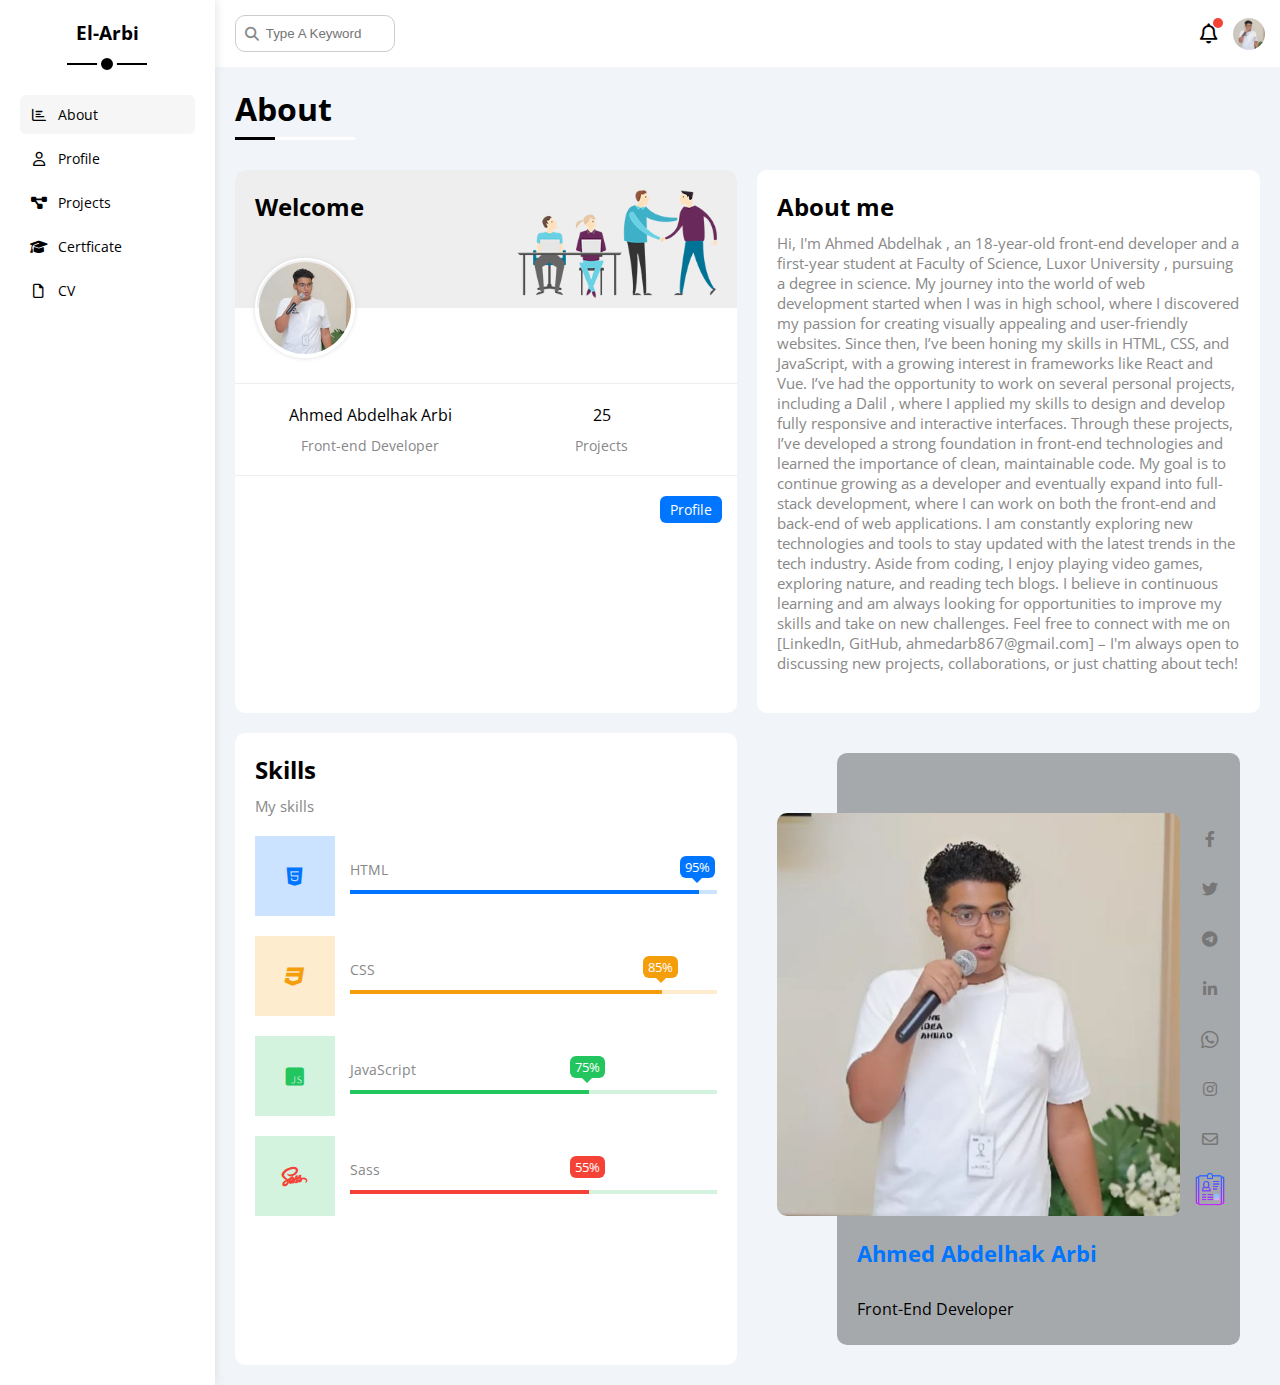
<file: index.html>
<!DOCTYPE html>
<html lang="en">
  <head>
    <meta charset="UTF-8" />
    <meta http-equiv="X-UA-Compatible" content="IE=edge" />
    <meta name="viewport" content="width=device-width, initial-scale=1.0" />
    <title>Dashboard</title>
    <link rel="stylesheet" href="css/all.min.css" />
    <link rel="stylesheet" href="css/framework.css" />
    <link rel="stylesheet" href="css/master.css" />
    <link rel="preconnect" href="https://fonts.googleapis.com" />
    <link rel="preconnect" href="https://fonts.gstatic.com" crossorigin />
    <link
      href="https://fonts.googleapis.com/css2?family=Open+Sans:wght@300;500&display=swap"
      rel="stylesheet"
    />
  </head>
  <body>
    <div class="page d-flex">
      <div class="sidebar bg-white p-20 p-relative">
        <h3 class="p-relative txt-c mt-0">El-Arbi</h3>
        <ul>
          <li>
            <a
              class="active d-flex align-center fs-14 c-black rad-6 p-10"
              href="index.html"
            >
              <i class="fa-regular fa-chart-bar fa-fw"></i>
              <span>About</span>
            </a>
          </li>
          <li>
            <a
              class="d-flex align-center fs-14 c-black rad-6 p-10"
              href="profile.html"
            >
              <i class="fa-regular fa-user fa-fw"></i>
              <span>Profile</span>
            </a>
          </li>
          <li>
            <a
              class="d-flex align-center fs-14 c-black rad-6 p-10"
              href="projects.html"
            >
              <i class="fa-solid fa-diagram-project fa-fw"></i>
              <span>Projects</span>
            </a>
          </li>
          <li>
            <a
              class="d-flex align-center fs-14 c-black rad-6 p-10"
              href="courses.html"
            >
              <i class="fa-solid fa-graduation-cap fa-fw"></i>
              <span>Certficate</span>
            </a>
          </li>
          <li>
            <a
              class="d-flex align-center fs-14 c-black rad-6 p-10"
              href="files.html"
            >
              <i class="fa-regular fa-file fa-fw"></i>
              <span>CV</span>
            </a>
          </li>
        </ul>
      </div>
      <div class="content w-full">
        <!-- Start Head -->
        <div class="head bg-white p-15 between-flex">
          <div class="search p-relative">
            <input class="p-10" type="search" placeholder="Type A Keyword" />
          </div>
          <div class="icons d-flex align-center">
            <span class="notification p-relative">
              <i class="fa-regular fa-bell fa-lg"></i>
            </span>
            <img src="imgs/personal-photo.jpg" alt="personal-photo" />
          </div>
        </div>
        <!-- End Head -->
        <h1 class="p-relative">About</h1>
        <div class="wrapper d-grid gap-20">
          <!-- Start Welcome Widget -->
          <div class="welcome bg-white rad-10 txt-c-mobile block-mobile">
            <div class="intro p-20 d-flex space-between bg-eee">
              <div>
                <h2 class="m-0">Welcome</h2>
                <p class="c-grey mt-5"></p>
              </div>
              <img class="hide-mobile" src="imgs/welcome.png" alt="" />
            </div>
            <img
              src="imgs/personal-photo.jpg"
              alt="personal-photo"
              class="avatar"
            />
            <div class="body txt-c d-flex p-20 mt-20 mb-20 block-mobile">
              <div>
                Ahmed Abdelhak Arbi
                <span class="d-block c-grey fs-14 mt-10"
                  >Front-end Developer</span
                >
              </div>
              <div>
                25 <span class="d-block c-grey fs-14 mt-10">Projects</span>
              </div>
              <!-- <div>$8500 <span class="d-block c-grey fs-14 mt-10">Earned</span></div> -->
            </div>
            <a
              href="profile.html"
              class="visit d-block fs-14 bg-blue c-white w-fit btn-shape"
              >Profile</a
            >
          </div>
          <!-- End Welcome Widget -->
          <!-- Start Quick Draft Widget -->
          <div class="quick-draft p-20 bg-white rad-10">
            <h2 class="mt-0 mb-10">About me</h2>
            <p class="mt-0 mb-20 c-grey fs-15">
              Hi, I'm Ahmed Abdelhak , an 18-year-old front-end developer and a
              first-year student at Faculty of Science, Luxor University ,
              pursuing a degree in science. My journey into the world of web
              development started when I was in high school, where I discovered
              my passion for creating visually appealing and user-friendly
              websites. Since then, I’ve been honing my skills in HTML, CSS, and
              JavaScript, with a growing interest in frameworks like React and
              Vue. I’ve had the opportunity to work on several personal
              projects, including a Dalil , where I applied my skills to design
              and develop fully responsive and interactive interfaces. Through
              these projects, I’ve developed a strong foundation in front-end
              technologies and learned the importance of clean, maintainable
              code. My goal is to continue growing as a developer and eventually
              expand into full-stack development, where I can work on both the
              front-end and back-end of web applications. I am constantly
              exploring new technologies and tools to stay updated with the
              latest trends in the tech industry. Aside from coding, I enjoy
              playing video games, exploring nature, and reading tech blogs. I
              believe in continuous learning and am always looking for
              opportunities to improve my skills and take on new challenges.
              Feel free to connect with me on [LinkedIn, GitHub,
              ahmedarb867@gmail.com] – I'm always open to discussing new
              projects, collaborations, or just chatting about tech!
            </p>
          </div>
          <!-- End Quick Draft Widget -->
          <!-- Start Targets Widget -->
          <div class="targets p-20 bg-white rad-10">
            <h2 class="mt-0 mb-10">Skills</h2>
            <p class="mt-0 mb-20 c-grey fs-15">My skills</p>
            <div class="target-row mb-20 blue center-flex">
              <div class="icon center-flex">
                <i class="fa-solid fa-brands fa-html5 fa-lg c-blue"></i>
              </div>
              <div class="details">
                <span class="fs-14 c-grey">HTML</span>
                <span class="d-block mt-5 mb-10 fw-bold"></span>
                <div class="progress p-relative">
                  <span class="bg-blue blue" style="width: 95%;">
                    <span class="bg-blue">95%</span>
                  </span>
                </div>
              </div>
            </div>
            <div class="target-row mb-20 center-flex orange">
              <div class="icon center-flex">
                <i class="fa-solid fa-brands fa-css3 fa-lg c-orange"></i>
              </div>
              <div class="details">
                <span class="fs-14 c-grey">CSS</span>
                <span class="d-block mt-5 mb-10 fw-bold"></span>
                <div class="progress p-relative">
                  <span class="bg-orange orange" style="width: 85%;">
                    <span class="bg-orange">85%</span>
                  </span>
                </div>
              </div>
            </div>
            <div class="target-row mb-20 center-flex green">
              <div class="icon center-flex">
                <i class="fa-solid fa-brands fa-square-js fa-lg c-green"></i>
              </div>
              <div class="details">
                <span class="fs-14 c-grey">JavaScript</span>
                <span class="d-block mt-5 mb-10 fw-bold"></span>
                <div class="progress p-relative">
                  <span class="bg-green green" style="width: 65%;">
                    <span class="bg-green">75%</span>
                  </span>
                </div>
              </div>
            </div>
            <div class="target-row mb-20 center-flex green">
              <div class="icon center-flex">
                <i class="fa-solid fa-brands fa-sass fa-lg c-red"></i>
              </div>
              <div class="details">
                <span class="fs-14 c-grey">Sass</span>
                <span class="d-block mt-5 mb-10 fw-bold"></span>
                <div class="progress p-relative">
                  <span class="bg-red" style="width: 65%;">
                    <span class="bg-red">55%</span>
                  </span>
                </div>
              </div>
            </div>
          </div>
          <!-- End Targets Widget -->
          <div class="team" id="team">
            <div class="courses-page d-grid m-20 gap-20">
              <div class="box">
                <div class="data">
                  <img
                    src="imgs/personal-photo.jpg"
                    alt="Ahmed Abdelhak Photo"
                  />
                  <div class="social">
                    <a
                      href="https://www.facebook.com/profile.php?id=100078849676342"
                      ><i class="facebook fab fa-facebook-f"></i
                    ></a>
                    <a href="https://twitter.com/ahmedar99144481"
                      ><i class="twitter fab fa-twitter"></i
                    ></a>
                    <a href="https://msng.link/o?AhmedAbdelhakArbi=tg"
                      ><i class="twitter fab fa-telegram"></i
                    ></a>
                    <a href="https://www.linkedin.com/in/ahmed-arbi-a7662b258/"
                      ><i class="linkedin fab fa-linkedin-in"></i
                    ></a>
                    <a href="https://wa.me/+201503013181"
                      ><i class="whatsapp fa-brands fa-whatsapp fa-lg"></i
                    ></a>
                    <a href="https://www.instagram.com/ahmed_abdelhak_200644/"
                      ><i class="gmail fa-brands fa-instagram"></i
                    ></a>
                    <a href="mailto:ahmedarb867@gmail.com"
                      ><i class="gmail fa-regular fa-envelope"></i
                    ></a>
                    <a
                      href="https://ahmed200644.github.io/Ahmed-Abdelhak-Arby-Portfolio/"
                      ><img
                        class="portfolio"
                        style="position: absolute; z-index: 5; width: 40px;"
                        src="[data-uri]"
                    /></a>
                  </div>
                </div>
                <div class="info">
                  <h3>Ahmed Abdelhak Arbi</h3>
                  <p>Front-End Developer</p>
                </div>
              </div>
            </div>
          </div>
          <!-- End Team -->
        </div>
      </div>
    </div>
  </body>
</html>
</file>
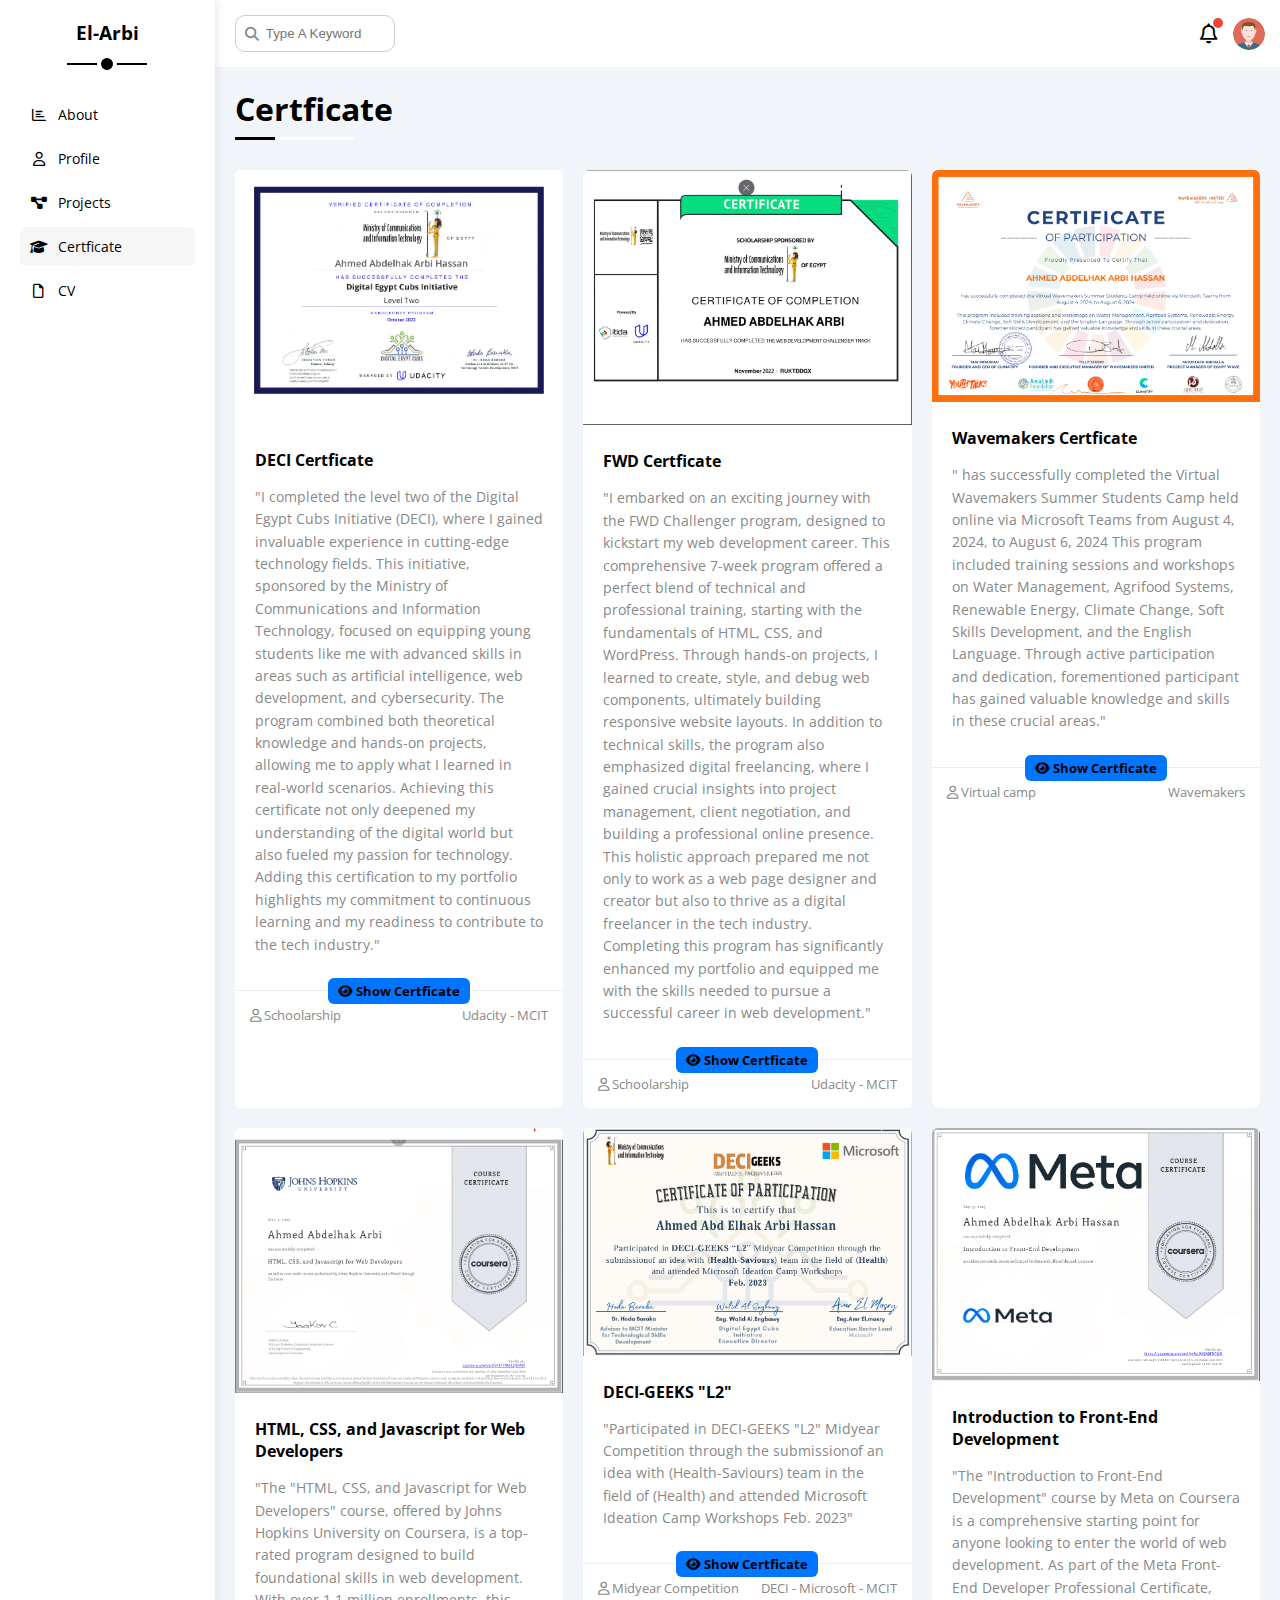
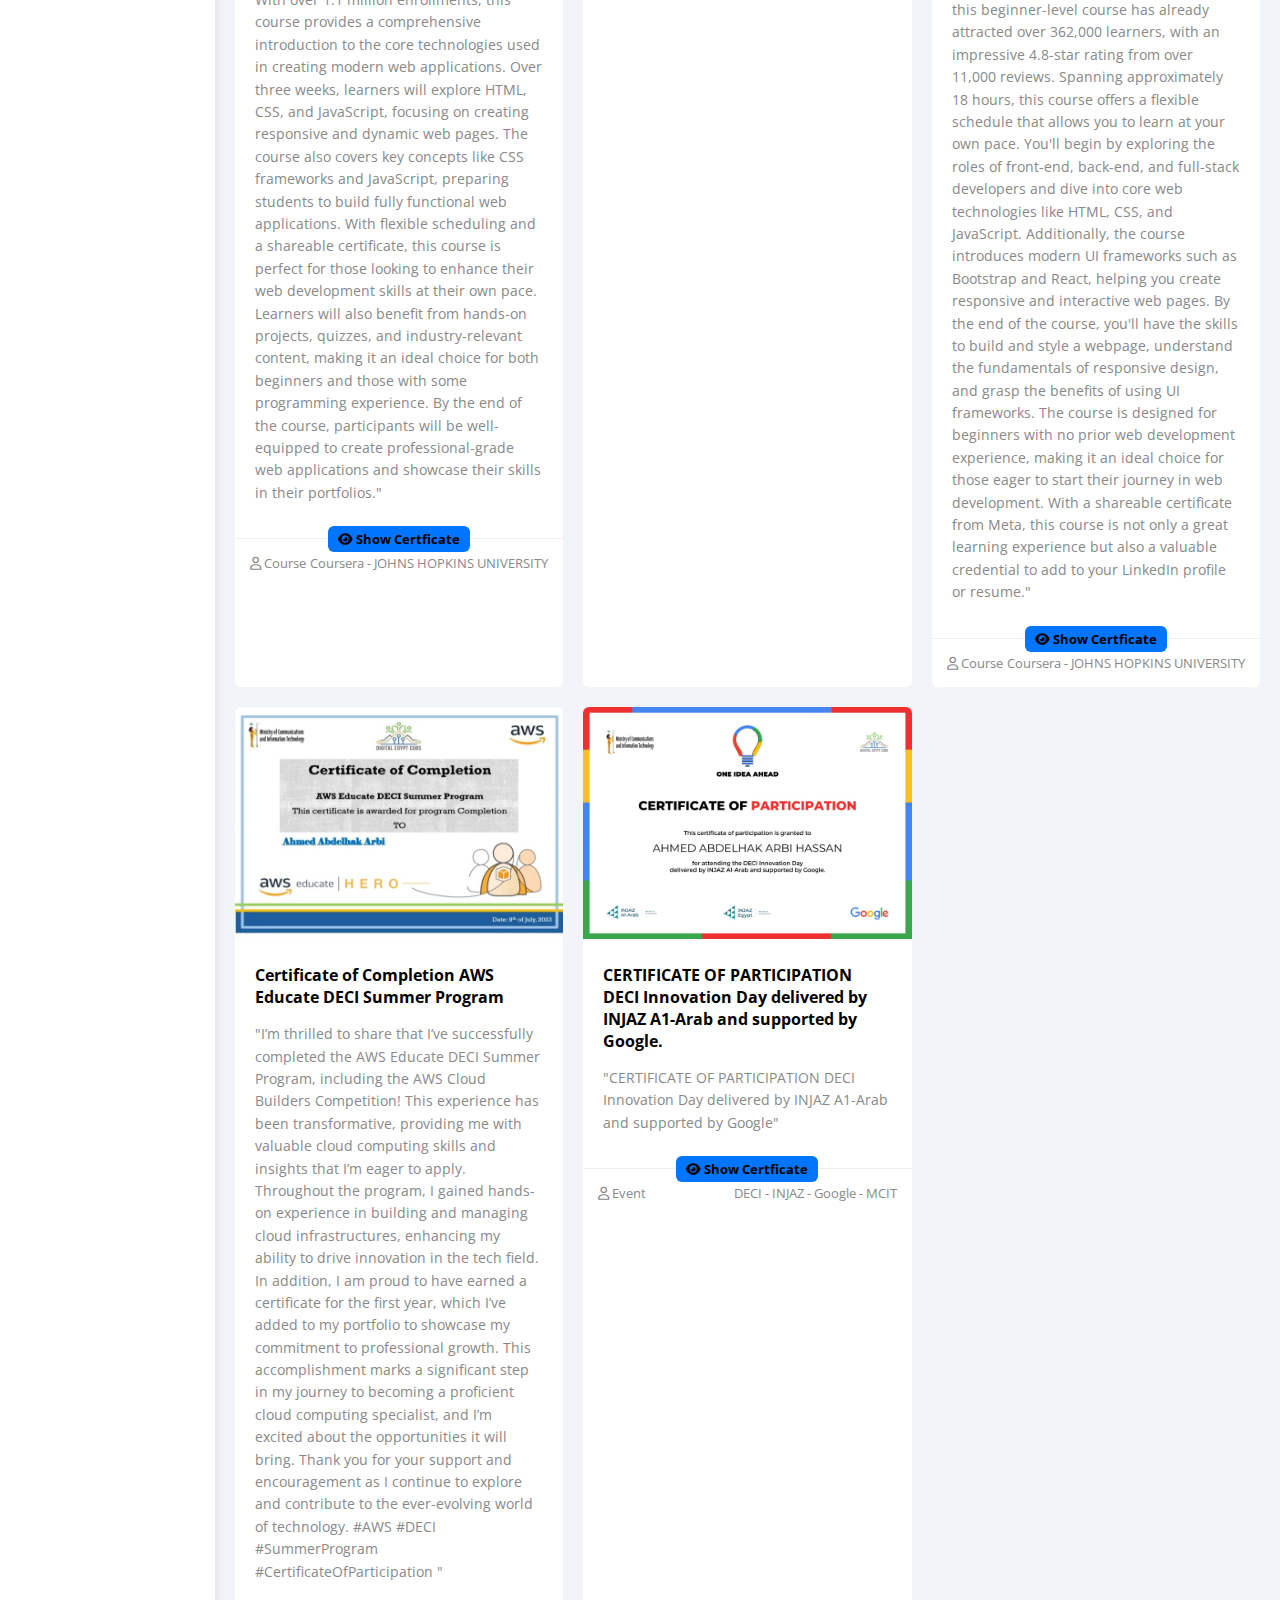
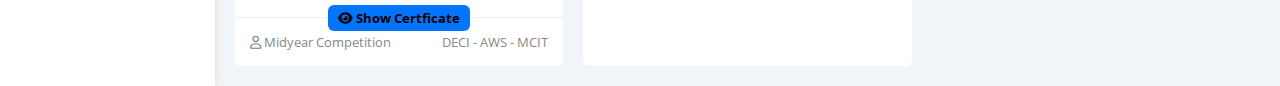
<file: courses.html>
<!DOCTYPE html>
<html lang="en">
  <head>
    <meta charset="UTF-8" />
    <meta http-equiv="X-UA-Compatible" content="IE=edge" />
    <meta name="viewport" content="width=device-width, initial-scale=1.0" />
    <title>Courses</title>
    <link rel="stylesheet" href="css/all.min.css" />
    <link rel="stylesheet" href="css/framework.css" />
    <link rel="stylesheet" href="css/master.css" />
    <link rel="preconnect" href="https://fonts.googleapis.com" />
    <link rel="preconnect" href="https://fonts.gstatic.com" crossorigin />
    <link
      href="https://fonts.googleapis.com/css2?family=Open+Sans:wght@300;500&display=swap"
      rel="stylesheet"
    />
  </head>
  <body>
    <div class="page d-flex">
      <div class="sidebar bg-white p-20 p-relative">
        <h3 class="p-relative txt-c mt-0">El-Arbi</h3>
        <ul>
          <li>
            <a
              class="d-flex align-center fs-14 c-black rad-6 p-10"
              href="index.html"
            >
              <i class="fa-regular fa-chart-bar fa-fw"></i>
              <span>About</span>
            </a>
          </li>
          <li>
            <a
              class="d-flex align-center fs-14 c-black rad-6 p-10"
              href="profile.html"
            >
              <i class="fa-regular fa-user fa-fw"></i>
              <span>Profile</span>
            </a>
          </li>
          <li>
            <a
              class="d-flex align-center fs-14 c-black rad-6 p-10"
              href="projects.html"
            >
              <i class="fa-solid fa-diagram-project fa-fw"></i>
              <span>Projects</span>
            </a>
          </li>
          <li>
            <a
              class="active d-flex align-center fs-14 c-black rad-6 p-10"
              href="courses.html"
            >
              <i class="fa-solid fa-graduation-cap fa-fw"></i>
              <span>Certficate</span>
            </a>
          </li>
          <li>
            <a
              class="d-flex align-center fs-14 c-black rad-6 p-10"
              href="files.html"
            >
              <i class="fa-regular fa-file fa-fw"></i>
              <span>CV</span>
            </a>
          </li>
        </ul>
      </div>
      <div class="content w-full">
        <!-- Start Head -->
        <div class="head bg-white p-15 between-flex">
          <div class="search p-relative">
            <input class="p-10" type="search" placeholder="Type A Keyword" />
          </div>
          <div class="icons d-flex align-center">
            <span class="notification p-relative">
              <i class="fa-regular fa-bell fa-lg"></i>
            </span>
            <img src="imgs/avatar.png" alt="" />
          </div>
        </div>
        <!-- End Head -->
        <h1 class="p-relative">Certficate</h1>
        <div class="courses-page d-grid m-20 gap-20">
          <div class="course bg-white rad-6 p-relative">
            <img class="cover" src="imgs/Certficate1.jpg" alt="Certficate" />
            <div class="p-20">
              <h4 class="m-0">DECI Certficate</h4>
              <p class="description c-grey mt-15 fs-14">
                "I  completed the level two of the Digital Egypt Cubs Initiative (DECI), where I gained invaluable experience in cutting-edge technology fields. This initiative, sponsored by the Ministry of Communications and Information Technology, focused on equipping young students like me with advanced skills in areas such as artificial intelligence, web development, and cybersecurity. The program combined both theoretical knowledge and hands-on projects, allowing me to apply what I learned in real-world scenarios. Achieving this certificate not only deepened my understanding of the digital world but also fueled my passion for technology. Adding this certification to my portfolio highlights my commitment to continuous learning and my readiness to contribute to the tech industry."
              </p>
            </div>
            <div class="info p-15 p-relative between-flex">
              <span class="title bg-blue c-white btn-shape"
                ><a
                  style="
                    text-decoration: none;
                    color: #000000;
                    font-weight: 700;
                  "
                  href="imgs/Certficate1.jpg"
                  ><i class="fa-solid fa-eye"></i> Show Certficate</a
                ></span
              >
              <span class="c-grey">
                <i class="fa-regular fa-user"></i>
                Schoolarship
              </span>
              <span class="c-grey">
                Udacity - MCIT
              </span>
            </div>
          </div>
          <div class="course bg-white rad-6 p-relative">
            <img class="cover" src="imgs/Certficate2.png" alt="Certficate" />
            <div class="p-20">
              <h4 class="m-0">FWD Certficate</h4>
              <p class="description c-grey mt-15 fs-14">
                "I embarked on an exciting journey with the FWD Challenger program, designed to kickstart my web development career. This comprehensive 7-week program offered a perfect blend of technical and professional training, starting with the fundamentals of HTML, CSS, and WordPress. Through hands-on projects, I learned to create, style, and debug web components, ultimately building responsive website layouts. 

                In addition to technical skills, the program also emphasized digital freelancing, where I gained crucial insights into project management, client negotiation, and building a professional online presence. This holistic approach prepared me not only to work as a web page designer and creator but also to thrive as a digital freelancer in the tech industry. Completing this program has significantly enhanced my portfolio and equipped me with the skills needed to pursue a successful career in web development."
              </p>
            </div>
            <div class="info p-15 p-relative between-flex">
              <span class="title bg-blue c-white btn-shape"
                ><a
                  style="
                    text-decoration: none;
                    color: #000000;
                    font-weight: 700;
                  "
                  href="imgs/Certficate2.png"
                  ><i class="fa-solid fa-eye"></i> Show Certficate</a
                ></span
              >
              <span class="c-grey">
                <i class="fa-regular fa-user"></i>
                Schoolarship
              </span>
              <span class="c-grey">
                Udacity - MCIT
              </span>
            </div>
          </div>
          <div class="course bg-white rad-6 p-relative">
            <img class="cover" src="imgs/certficate3.png" alt="Certficate" />
            <div class="p-20">
              <h4 class="m-0">Wavemakers Certficate</h4>
              <p class="description c-grey mt-15 fs-14">
                " has successfully completed the Virtual Wavemakers Summer
                Students Camp held online via Microsoft Teams from August 4,
                2024, to August 6, 2024 This program included training sessions
                and workshops on Water Management, Agrifood Systems, Renewable
                Energy, Climate Change, Soft Skills Development, and the English
                Language. Through active participation and dedication,
                forementioned participant has gained valuable knowledge and
                skills in these crucial areas."
              </p>
            </div>
            <div class="info p-15 p-relative between-flex">
              <span class="title bg-blue c-white btn-shape"
                ><a
                  style="
                    text-decoration: none;
                    color: #000000;
                    font-weight: 700;
                  "
                  href="imgs/Certficate3.png"
                  ><i class="fa-solid fa-eye"></i> Show Certficate</a
                ></span
              >
              <span class="c-grey">
                <i class="fa-regular fa-user"></i>
                Virtual camp
              </span>
              <span class="c-grey">
                Wavemakers
              </span>
            </div>
          </div>
          <div class="course bg-white rad-6 p-relative">
            <img class="cover" src="imgs/Certficate4.png" alt="Certficate" />
            <div class="p-20">
              <h4 class="m-0">HTML, CSS, and Javascript for Web Developers</h4>
              <p class="description c-grey mt-15 fs-14">
                "The "HTML, CSS, and Javascript for Web Developers" course, offered by Johns Hopkins University on Coursera, is a top-rated program designed to build foundational skills in web development. With over 1.1 million enrollments, this course provides a comprehensive introduction to the core technologies used in creating modern web applications. 

                Over three weeks, learners will explore HTML, CSS, and JavaScript, focusing on creating responsive and dynamic web pages. The course also covers key concepts like CSS frameworks and JavaScript, preparing students to build fully functional web applications. With flexible scheduling and a shareable certificate, this course is perfect for those looking to enhance their web development skills at their own pace.
                
                Learners will also benefit from hands-on projects, quizzes, and industry-relevant content, making it an ideal choice for both beginners and those with some programming experience. By the end of the course, participants will be well-equipped to create professional-grade web applications and showcase their skills in their portfolios."
              </p>
            </div>
            <div class="info p-15 p-relative between-flex">
              <span class="title bg-blue c-white btn-shape"
                ><a
                  style="
                    text-decoration: none;
                    color: #000000;
                    font-weight: 700;
                  "
                  href="imgs/Certficate4.png"
                  ><i class="fa-solid fa-eye"></i> Show Certficate</a
                ></span
              >
              <span class="c-grey">
                <i class="fa-regular fa-user"></i>
                Course
              </span>
              <span class="c-grey">
                Coursera - JOHNS HOPKINS UNIVERSITY
              </span>
            </div>
          </div>
          <div class="course bg-white rad-6 p-relative">
            <img class="cover" src="imgs/Certficate5.png" alt="Certficate" />
            <div class="p-20">
              <h4 class="m-0">DECI-GEEKS "L2"</h4>
              <p class="description c-grey mt-15 fs-14">
                "Participated in DECI-GEEKS "L2" Midyear Competition through the
                submissionof an idea with (Health-Saviours) team in the field of (Health)
                and attended Microsoft Ideation Camp Workshops
                Feb. 2023"
              </p>
            </div>
            <div class="info p-15 p-relative between-flex">
              <span class="title bg-blue c-white btn-shape"
                ><a
                  style="
                    text-decoration: none;
                    color: #000000;
                    font-weight: 700;
                  "
                  href="imgs/Certficate5.png"
                  ><i class="fa-solid fa-eye"></i> Show Certficate</a
                ></span
              >
              <span class="c-grey">
                <i class="fa-regular fa-user"></i>
                Midyear Competition
              </span>
              <span class="c-grey">
                DECI - Microsoft - MCIT
              </span>
            </div>
          </div>
          <div class="course bg-white rad-6 p-relative">
            <img class="cover" src="imgs/Certficate6.png" alt="Certficate" />
            <div class="p-20">
              <h4 class="m-0"> Introduction to Front-End Development</h4>
              <p class="description c-grey mt-15 fs-14">
                "The "Introduction to Front-End Development" course by Meta on Coursera is a comprehensive starting point for anyone looking to enter the world of web development. As part of the Meta Front-End Developer Professional Certificate, this beginner-level course has already attracted over 362,000 learners, with an impressive 4.8-star rating from over 11,000 reviews.

                Spanning approximately 18 hours, this course offers a flexible schedule that allows you to learn at your own pace. You'll begin by exploring the roles of front-end, back-end, and full-stack developers and dive into core web technologies like HTML, CSS, and JavaScript. Additionally, the course introduces modern UI frameworks such as Bootstrap and React, helping you create responsive and interactive web pages.
                
                By the end of the course, you'll have the skills to build and style a webpage, understand the fundamentals of responsive design, and grasp the benefits of using UI frameworks. The course is designed for beginners with no prior web development experience, making it an ideal choice for those eager to start their journey in web development.
                
                With a shareable certificate from Meta, this course is not only a great learning experience but also a valuable credential to add to your LinkedIn profile or resume."
              </p>
            </div>
            <div class="info p-15 p-relative between-flex">
              <span class="title bg-blue c-white btn-shape"
                ><a
                  style="
                    text-decoration: none;
                    color: #000000;
                    font-weight: 700;
                  "
                  href="imgs/Certficate6.png"
                  ><i class="fa-solid fa-eye"></i> Show Certficate</a
                ></span
              >
              <span class="c-grey">
                <i class="fa-regular fa-user"></i>
                Course
              </span>
              <span class="c-grey">
                Coursera - JOHNS HOPKINS UNIVERSITY
              </span>
            </div>
          </div>
          <div class="course bg-white rad-6 p-relative">
            <img class="cover" src="imgs/Certificate7.jpeg" alt="Certficate" />
            <div class="p-20">
              <h4 class="m-0">Certificate of Completion
                AWS Educate DECI Summer Program</h4>
              <p class="description c-grey mt-15 fs-14">
                "I’m thrilled to share that I’ve successfully completed the AWS Educate DECI Summer Program, including the AWS Cloud Builders Competition! This experience has been transformative, providing me with valuable cloud computing skills and insights that I’m eager to apply. Throughout the program, I gained hands-on experience in building and managing cloud infrastructures, enhancing my ability to drive innovation in the tech field.

                In addition, I am proud to have earned a certificate for the first year, which I’ve added to my portfolio to showcase my commitment to professional growth. This accomplishment marks a significant step in my journey to becoming a proficient cloud computing specialist, and I’m excited about the opportunities it will bring. Thank you for your support and encouragement as I continue to explore and contribute to the ever-evolving world of technology.
                
                #AWS #DECI #SummerProgram #CertificateOfParticipation
                
                
                
                
                
                
                
                "
              </p>
            </div>
            <div class="info p-15 p-relative between-flex">
              <span class="title bg-blue c-white btn-shape"
                ><a
                  style="
                    text-decoration: none;
                    color: #000000;
                    font-weight: 700;
                  "
                  href="imgs/Certificate7.jpeg"
                  ><i class="fa-solid fa-eye"></i> Show Certficate</a
                ></span
              >
              <span class="c-grey">
                <i class="fa-regular fa-user"></i>
                Midyear Competition
              </span>
              <span class="c-grey">
                DECI - AWS - MCIT
              </span>
            </div>
          </div>
          <div class="course bg-white rad-6 p-relative">
            <img class="cover" src="imgs/certficate8.jpeg" alt="Certficate" />
            <div class="p-20">
              <h4 class="m-0">CERTIFICATE OF PARTICIPATION DECI Innovation Day
                delivered by INJAZ A1-Arab and supported by Google.</h4>
              <p class="description c-grey mt-15 fs-14">
                "CERTIFICATE OF PARTICIPATION DECI Innovation Day
                delivered by INJAZ A1-Arab and supported by Google"
              </p>
            </div>
            <div class="info p-15 p-relative between-flex">
              <span class="title bg-blue c-white btn-shape"
                ><a
                  style="
                    text-decoration: none;
                    color: #000000;
                    font-weight: 700;
                  "
                  href="imgs/certficate8.jpeg"
                  ><i class="fa-solid fa-eye"></i> Show Certficate</a
                ></span
              >
              <span class="c-grey">
                <i class="fa-regular fa-user"></i>
                Event
              </span>
              <span class="c-grey">
                DECI - INJAZ - Google - MCIT
              </span>
            </div>
          </div>
        </div>
      </div>
    </div>
  </body>
</html>
</file>
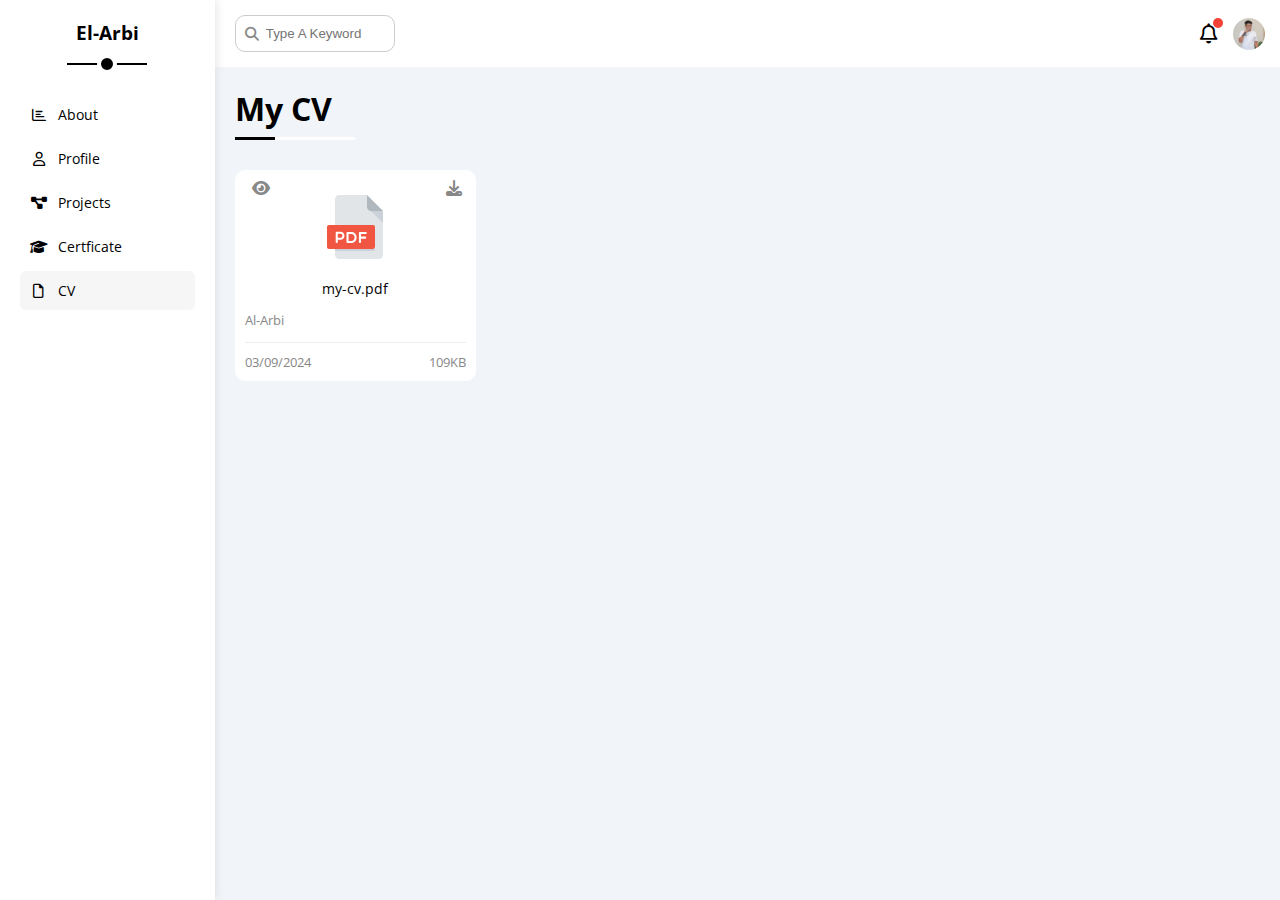
<file: files.html>
<!DOCTYPE html>
<html lang="en">
  <head>
    <meta charset="UTF-8" />
    <meta http-equiv="X-UA-Compatible" content="IE=edge" />
    <meta name="viewport" content="width=device-width, initial-scale=1.0" />
    <title>Files</title>
    <link rel="stylesheet" href="css/all.min.css" />
    <link rel="stylesheet" href="css/framework.css" />
    <link rel="stylesheet" href="css/master.css" />
    <link rel="preconnect" href="https://fonts.googleapis.com" />
    <link rel="preconnect" href="https://fonts.gstatic.com" crossorigin />
    <link href="https://fonts.googleapis.com/css2?family=Open+Sans:wght@300;500&display=swap" rel="stylesheet" />
  </head>
  <body>
    <div class="page d-flex">
      <div class="sidebar bg-white p-20 p-relative">
        <h3 class="p-relative txt-c mt-0">El-Arbi</h3>
        <ul>
          <li>
            <a class="d-flex align-center fs-14 c-black rad-6 p-10" href="index.html">
              <i class="fa-regular fa-chart-bar fa-fw"></i>
              <span>About</span>
            </a>
          </li>
          <li>
            <a class="d-flex align-center fs-14 c-black rad-6 p-10" href="profile.html">
              <i class="fa-regular fa-user fa-fw"></i>
              <span>Profile</span>
            </a>
          </li>
          <li>
            <a class="d-flex align-center fs-14 c-black rad-6 p-10" href="projects.html">
              <i class="fa-solid fa-diagram-project fa-fw"></i>
              <span>Projects</span>
            </a>
          </li>
          <li>
            <a class="d-flex align-center fs-14 c-black rad-6 p-10" href="courses.html">
              <i class="fa-solid fa-graduation-cap fa-fw"></i>
              <span>Certficate</span>
            </a>
          </li>
          <li>
            <a class="active d-flex align-center fs-14 c-black rad-6 p-10" href="files.html">
              <i class="fa-regular fa-file fa-fw"></i>
              <span>CV</span>
            </a>
          </li>
        </ul>
      </div>
      <div class="content w-full">
        <!-- Start Head -->
        <div class="head bg-white p-15 between-flex">
          <div class="search p-relative">
            <input class="p-10" type="search" placeholder="Type A Keyword" />
          </div>
          <div class="icons d-flex align-center">
            <span class="notification p-relative">
              <i class="fa-regular fa-bell fa-lg"></i>
            </span>
            <img src="imgs/personal-photo.jpg" alt="personal-photo" />
          </div>
        </div>
        <!-- End Head -->
        <h1 class="p-relative">My CV</h1>
        <div class="files-page d-flex m-20 gap-20">
          <div class="files-content d-grid gap-20">
            <div class="file bg-white p-10 rad-10">
             <div class="icon-container">
              <!-- Icon for viewing the CV online -->
              <a href="CV Resume.pdf" target="_blank">
                <i class="fa-solid fa-eye c-grey p-absolute"></i>
              </a>
              <!-- Icon for downloading the CV -->
              <a href="CV Resume.pdf" download>
                <i class="fa-solid fa-download c-grey p-absolute"></i>
              </a>
            </div> 
              <div class="icon txt-c">
                <img class="mt-15 mb-15" src="imgs/pdf.svg" alt="pdf icon" />
              </div>
              <div class="txt-c mb-10 fs-14">my-cv.pdf</div>
              <p class="c-grey fs-13">Al-Arbi</p>
              <div class="info between-flex mt-10 pt-10 fs-13 c-grey">
                <span>03/09/2024</span>
                <span>109KB</span>
              </div>
            </div>
          </div>
        </div>
      </div>
    </div>
  </body>
</html>
</file>
<file: css/framework.css>
:root {
  --blue-color: #0075ff;
  --blue-alt-color: #0d69d5;
  --orange-color: #f59e0b;
  --green-color: #22c55e;
  --red-color: #f44336;
  --grey-color: #888;
}
/* Start Box */
.d-flex {
  display: flex;
}
.f-wrap {
  flex-wrap: wrap;
}
.align-center {
  align-items: center;
}
.space-between {
  justify-content: space-between;
}
.d-grid {
  display: grid;
}
.gap-20 {
  gap: 20px;
}
.d-block {
  display: block;
}
@media (max-width: 767px) {
  .block-mobile {
    display: block;
  }
  .hide-mobile {
    display: none;
  }
}
/* End Box */
/* Start Padding + Margin */
.p-10 {
  padding: 10px;
}
.p-15 {
  padding: 15px;
}
.p-20 {
  padding: 20px;
}
.pt-10 {
  padding-top: 10px;
}
.pt-15 {
  padding-top: 15px;
}
.pt-20 {
  padding-top: 20px;
}
.pb-10 {
  padding-bottom: 10px;
}
.pb-15 {
  padding-bottom: 15px;
}
.pb-20 {
  padding-bottom: 20px;
}
.pl-15 {
  padding-left: 15px;
}
.m-0 {
  margin: 0;
}
.m-15 {
  margin: 15px;
}
.m-20 {
  margin: 20px;
}
.mt-0 {
  margin-top: 0;
}
.mt-5 {
  margin-top: 5px;
}
.mt-10 {
  margin-top: 10px;
}
.mt-15 {
  margin-top: 15px;
}
.mt-20 {
  margin-top: 20px;
}
.mt-25 {
  margin-top: 25px;
}
.mr-10 {
  margin-right: 10px;
}
.mr-15 {
  margin-right: 15px;
}
.mb-5 {
  margin-bottom: 5px;
}
.mb-10 {
  margin-bottom: 10px;
}
.mb-15 {
  margin-bottom: 15px;
}
.mb-20 {
  margin-bottom: 20px;
}
.mb-25 {
  margin-bottom: 25px;
}
/* End Padding + Margin */
/* Start Color */
.c-black {
  color: black;
}
.c-white {
  color: white;
}
.c-grey {
  color: var(--grey-color);
}
.c-red {
  color: var(--red-color);
}
.c-green {
  color: var(--green-color);
}
.c-blue {
  color: var(--blue-color);
}
.c-orange {
  color: var(--orange-color);
}
.bg-red {
  background-color: var(--red-color);
}
.bg-green {
  background-color: var(--green-color);
}
.bg-blue {
  background-color: var(--blue-color);
}
.bg-orange {
  background-color: var(--orange-color);
}
.bg-white {
  background-color: white;
}
.bg-eee {
  background-color: #eee;
}
/* End Color */
/* Start Position */
.p-relative {
  position: relative;
}
.p-absolute {
  position: absolute;
}
/* End Position */
/* Start Font */
.txt-c {
  text-align: center;
}
.fs-13 {
  font-size: 13px;
}
.fs-14 {
  font-size: 14px;
}
.fs-15 {
  font-size: 15px;
}
.fs-25 {
  font-size: 25px;
}
.fw-bold {
  font-weight: bold;
}
@media (max-width: 767px) {
  .txt-c-mobile {
    text-align: center;
  }
}
/* End Font */
/* Start Border */
.rad-6 {
  border-radius: 6px;
}
.rad-10 {
  border-radius: 10px;
}
.rad-half {
  border-radius: 50%;
}
.b-none {
  border: none;
}
.border-ccc {
  border: 1px solid #ccc;
}
.border-eee {
  border: 1px solid #eee;
}

/* End Border */
/* Start Width + Height */
.w-full {
  width: 100%;
}
.w-100 {
  width: 100px;
}
.w-fit {
  width: fit-content;
}
.h-full {
  height: 100%;
}
.h-100 {
  height: 100px;
}
/* End Width + Height */
/* Start Components */
.center-flex {
  display: flex;
  align-items: center;
  justify-content: center;
}
.between-flex {
  display: flex;
  align-items: center;
  justify-content: space-between;
}
.btn-shape {
  padding: 4px 10px;
  border-radius: 6px;
}
/* End Components */
</file>
<file: css/master.css>
:root {
  --blue-color: #0075ff;
  --blue-alt-color: #0d69d5;
  --orange-color: #f59e0b;
  --green-color: #22c55e;
  --red-color: #f44336;
  --grey-color: #888;
}
* {
  box-sizing: border-box;
}
body {
  font-family: "Open Sans", sans-serif;
  margin: 0;
}
*:focus {
  outline: none;
}
a {
  text-decoration: none;
}
ul {
  list-style: none;
  padding: 0;
}
::-webkit-scrollbar {
  width: 15px;
}
::-webkit-scrollbar-track {
  background-color: white;
}
::-webkit-scrollbar-thumb {
  background-color: var(--blue-color);
}
::-webkit-scrollbar-thumb:hover {
  background-color: var(--blue-alt-color);
}
.page {
  background-color: #f1f5f9;
  min-height: 100vh;
}
/* Start Sidebar */
.sidebar {
  width: 250px;
  box-shadow: 0 0 10px #ddd;
}
.sidebar > h3 {
  margin-bottom: 50px;
}
.sidebar > h3::before,
.sidebar > h3::after {
  content: "";
  background-color: black;
  transform: translateX(-50%);
  position: absolute;
  left: 50%;
}
.sidebar > h3::before {
  width: 80px;
  height: 2px;
  bottom: -20px;
}
.sidebar > h3::after {
  bottom: -29px;
  width: 12px;
  height: 12px;
  border-radius: 50%;
  border: 4px solid white;
}
.sidebar ul li a {
  transition: 0.3s;
  margin-bottom: 5px;
}
.sidebar ul li a:hover,
.sidebar ul li a.active {
  background-color: #f6f6f6;
}
.sidebar ul li a span {
  font-size: 14px;
  margin-left: 10px;
}
@media (max-width: 767px) {
  .sidebar {
    width: 58px;
    padding: 10px;
  }
  .sidebar > h3 {
    font-size: 13px;
    margin-bottom: 15px;
  }
  .sidebar > h3::before,
  .sidebar > h3::after {
    display: none;
  }
  .sidebar ul li a span {
    display: none;
  }
}
/* End Sidebar */
/* Start Content */
.content {
  overflow: hidden;
}
.head .search::before {
  font-family: var(--fa-style-family-classic);
  content: "\f002";
  font-weight: 900;
  position: absolute;
  left: 15px;
  top: 50%;
  transform: translateY(-50%);
  font-size: 14px;
  color: var(--grey-color);
}
.head .search input {
  border: 1px solid #ccc;
  border-radius: 10px;
  margin-left: 5px;
  padding-left: 30px;
  width: 160px;
  transition: width 0.3s;
}
.head .search input:focus {
  width: 200px;
}
.head .search input:focus::placeholder {
  opacity: 0;
}
.head .icons .notification::before {
  content: "";
  position: absolute;
  width: 10px;
  height: 10px;
  background-color: var(--red-color);
  border-radius: 50%;
  right: -5px;
  top: -5px;
}
.head .icons img {
  width: 32px;
  height: 32px;
  margin-left: 15px;
  border-radius: 50%;
}
.page h1 {
  margin: 20px 20px 40px;
}
.page h1::before,
.page h1::after {
  content: "";
  height: 3px;
  position: absolute;
  bottom: -10px;
  left: 0;
}
.page h1::before {
  background-color: white;
  width: 120px;
}
.page h1::after {
  background-color: black;
  width: 40px;
}
.wrapper {
  grid-template-columns: repeat(auto-fill, minmax(450px, 1fr));
  margin-left: 20px;
  margin-right: 20px;
  margin-bottom: 20px;
}
@media (max-width: 767px) {
  .wrapper {
    grid-template-columns: minmax(200px, 1fr);
    margin-left: 10px;
    margin-right: 10px;
    gap: 10px;
  }
}
/* End Content */
/* Start Welcome Widget */
.welcome {
  overflow: hidden;
}
.welcome .intro img {
  width: 200px;
  margin-bottom: -10px;
}
.welcome .avatar {
  width: 100px;
  height: 100px;
  border: 2px solid white;
  border-radius: 50%;
  padding: 2px;
  box-shadow: 0 0 5px #ddd;
  margin-left: 20px;
  margin-top: -50px;
}
.welcome .body {
  border-top: 1px solid #eee;
  border-bottom: 1px solid #eee;
}
.welcome .body > div {
  flex: 1;
}
.welcome .visit {
  margin: 0 15px 15px auto;
  transition: 0.3s;
}
.welcome .visit:hover {
  background-color: var(--blue-alt-color);
}
@media (max-width: 767px) {
  .welcome .intro {
    padding-bottom: 30px;
  }
  .welcome .avatar {
    margin-left: 0;
  }
  .welcome .body > div:not(:last-child) {
    margin-bottom: 20px;
  }
}
/* End Welcome Widget */
/* Start Quick Draft Widget */
.quick-draft textarea {
  resize: none;
  min-height: 180px;
}
.quick-draft .save {
  margin-left: auto;
  transition: 0.3s;
  cursor: pointer;
}
.quick-draft .save:hover {
  background-color: var(--blue-alt-color);
}
/* End Quick Draft Widget */
/* Start Targets */
.targets .target-row .icon {
  width: 80px;
  height: 80px;
  margin-right: 15px;
}
.targets .details {
  flex: 1;
}
.targets .details .progress {
  height: 4px;
}
.targets .details .progress > span {
  position: absolute;
  left: 0;
  top: 0;
  height: 100%;
}
.targets .details .progress > span span {
  position: absolute;
  bottom: 16px;
  right: -16px;
  color: white;
  padding: 2px 5px;
  border-radius: 6px;
  font-size: 13px;
}
.targets .details .progress > span span::after {
  content: "";
  border-color: transparent;
  border-width: 5px;
  border-style: solid;
  position: absolute;
  bottom: -10px;
  left: 50%;
  transform: translateX(-50%);
}
.targets .details .progress > .blue span::after {
  border-top-color: var(--blue-color);
}
.targets .details .progress > .orange span::after {
  border-top-color: var(--orange-color);
}
.targets .details .progress > .green span::after {
  border-top-color: var(--green-color);
}
.blue .icon,
.blue .progress {
  background-color: rgb(0 117 255 / 20%);
}
.orange .icon,
.orange .progress {
  background-color: rgb(245 158 11 / 20%);
}
.green .icon,
.green .progress {
  background-color: rgb(34 197 94 / 20%);
}
/* End Targets */
/* Start Tickets */
.tickets .box {
  border: 1px solid #ccc;
  width: calc(50% - 10px);
}
@media (max-width: 767px) {
  .tickets .box {
    width: 100%;
  }
}
/* End Tickets */
/* Start Latest News */
.latest-news .news-row:not(:last-of-type) {
  margin-bottom: 20px;
  padding-bottom: 20px;
  border-bottom: 1px solid #eee;
}
.latest-news .news-row img {
  width: 100px;
  border-radius: 6px;
  margin-right: 15px;
}
.latest-news .info {
  flex-grow: 1;
}
.latest-news .info h3 {
  margin: 0 0 6px;
  font-size: 16px;
}
@media (max-width: 767px) {
  .latest-news .news-row {
    display: block;
  }
  .latest-news .news-row .label {
    margin: 10px auto;
    width: fit-content;
  }
}
/* End Latest News */
/* Start Tasks */
.tasks .task-row:not(:last-of-type) {
  margin-bottom: 15px;
  padding-bottom: 15px;
  border-bottom: 1px solid #eee;
}
.tasks .info {
  flex-grow: 1;
}
.tasks .done {
  opacity: 0.3;
}
.tasks .done h3,
.tasks .done p {
  text-decoration: line-through;
}
.tasks .delete {
  cursor: pointer;
  transition: 0.3s;
}
.tasks .delete:hover {
  color: var(--red-color);
}
/* End Tasks */
/* Start Latest Uploads */
.latest-uploads ul li:not(:last-child) {
  border-bottom: 1px solid #eee;
}
.latest-uploads ul li img {
  width: 40px;
  height: 40px;
}
/* End Latest Uploads */
/* Start Last Project */
.last-project ul::before {
  content: "";
  position: absolute;
  left: 11px;
  width: 2px;
  height: 100%;
  background-color: var(--blue-color);
}
.last-project ul li::before {
  content: "";
  width: 20px;
  height: 20px;
  display: block;
  border-radius: 50%;
  background-color: white;
  border: 2px solid white;
  outline: 2px solid var(--blue-color);
  margin-right: 15px;
  z-index: 1;
}
.last-project ul li.done::before {
  background-color: var(--blue-color);
}
.last-project ul li.current::before {
  animation: change-color 0.8s infinite alternate;
}
.last-project .launch-icon {
  position: absolute;
  width: 160px;
  right: 0;
  bottom: 0;
  opacity: 0.1;
}
/* End Last Project */
/* Start Reminders */
.reminders ul li .key {
  width: 15px;
  height: 15px;
}
.reminders ul li > .blue {
  border-left: 2px solid var(--blue-color);
}
.reminders ul li > .green {
  border-left: 2px solid var(--green-color);
}
.reminders ul li > .orange {
  border-left: 2px solid var(--orange-color);
}
.reminders ul li > .red {
  border-left: 2px solid var(--red-color);
}
/* End Reminders */
/* Start Latest Post */
.latest-post .avatar {
  width: 48px;
  height: 48px;
}
.latest-post .post-content {
  text-transform: capitalize;
  line-height: 1.8;
  border-top: 1px solid #eee;
  border-bottom: 1px solid #eee;
  min-height: 140px;
}
/* End Latest Post */
/* Start Social Media */
.social-media .box {
  padding-left: 70px;
}
.social-media .box i {
  position: absolute;
  left: 0;
  top: 0;
  width: 52px;
  transition: 0.3s;
}
.social-media .box i:hover {
  transform: rotate(5deg);
}
.social-media .twitter {
  background-color: rgb(29 161 242 / 20%);
  color: #1da1f2;
}
.social-media .twitter i,
.social-media .twitter a {
  background-color: #1da1f2;
}
.social-media .facebook {
  background-color: rgb(24 119 242 / 20%);
  color: #1da1f2;
}
.social-media .facebook i,
.social-media .facebook a {
  background-color: #1877f2;
}
.social-media .youtube {
  background-color: rgb(255 0 0 / 20%);
  color: #ff0000;
}
.social-media .youtube i,
.social-media .youtube a {
  background-color: #ff0000;
}
.social-media .linkedin {
  background-color: rgb(0 119 181 / 20%);
  color: #0077b5;
}
.social-media .linkedin i,
.social-media .linkedin a {
  background-color: #0077b5;
}
/* End Social Media */
/* Start Projects Table */
.projects .responsive-table {
  overflow-x: auto;
}
.projects table {
  min-width: 1000px;
  border-spacing: 0;
}
.projects thead td {
  background-color: #eee;
  font-weight: bold;
}
.projects table td {
  padding: 15px;
}
.projects tbody td {
  border-bottom: 1px solid #eee;
  border-left: 1px solid #eee;
  transition: 0.3s;
}
.projects table tbody tr td:last-child {
  border-right: 1px solid #eee;
}
.projects tbody tr:hover td {
  background-color: #faf7f7;
}
.projects table img {
  width: 32px;
  height: 32px;
  border-radius: 50%;
  padding: 2px;
  background-color: white;
}
.projects table img:not(:first-child) {
  margin-left: -20px;
}
.projects table .label {
  font-size: 13px;
}
/* End Projects Table */
/* Start Settings */
.settings-page {
  grid-template-columns: repeat(auto-fill, minmax(500px, 1fr));
}
@media (max-width: 767px) {
  .settings-page {
    grid-template-columns: minmax(100px, 1fr);
    margin-left: 10px;
    margin-right: 10px;
    gap: 10px;
  }
}
.settings-page .close-message {
  border: 1px solid #ccc;
  resize: none;
  min-height: 150px;
}
.settings-page .email {
  display: inline-flex;
  width: calc(100% - 80px);
}
.settings-page .sec-box {
  padding-bottom: 15px;
}
.settings-page .sec-box:not(:last-of-type) {
  border-bottom: 1px solid #eee;
}
.settings-page .sec-box .button {
  transition: 0.3s;
}
.settings-page .sec-box .button:hover {
  background-color: var(--blue-alt-color);
}
.settings-page .social-boxes i {
  width: 40px;
  height: 40px;
  background-color: #f6f6f6;
  border: 1px solid #ddd;
  border-right: none;
  border-radius: 6px 0 0 6px;
  transition: 0.3s;
}
.settings-page .social-boxes input {
  height: 40px;
  background-color: #f6f6f6;
  border: 1px solid #ddd;
  padding-left: 10px;
  border-radius: 0 6px 6px 0;
}
.settings-page .social-boxes > div:focus-within i {
  color: black;
}
.widgets-control .control input[type="checkbox"] {
  -webkit-appearance: none;
  appearance: none;
}
.widgets-control .control label {
  padding-left: 30px;
  cursor: pointer;
  position: relative;
}
.widgets-control .control label::before,
.widgets-control .control label::after {
  position: absolute;
  left: 0;
  top: 50%;
  margin-top: -9px;
  border-radius: 4px;
}
.widgets-control .control label::before {
  content: "";
  width: 14px;
  height: 14px;
  border: 2px solid var(--grey-color);
}
.widgets-control .control label:hover::before {
  border-color: var(--blue-alt-color);
}
.widgets-control .control label::after {
  font-family: var(--fa-style-family-classic);
  content: "\f00c";
  font-weight: 900;
  background-color: var(--blue-color);
  color: white;
  font-size: 12px;
  width: 18px;
  height: 18px;
  display: flex;
  justify-content: center;
  align-items: center;
  transform: scale(0) rotate(360deg);
  transition: 0.3s;
}
.widgets-control .control input[type="checkbox"]:checked + label::after {
  transform: scale(1);
}
.backup-control input[type="radio"] {
  -webkit-appearance: none;
  appearance: none;
}
.backup-control .date label {
  padding-left: 30px;
  cursor: pointer;
  position: relative;
}
.backup-control .date label::before {
  content: "";
  position: absolute;
  top: 50%;
  left: 0;
  margin-top: -11px;
  width: 18px;
  height: 18px;
  border: 2px solid var(--grey-color);
  border-radius: 50%;
}
.backup-control .date label::after {
  content: "";
  position: absolute;
  left: 5px;
  top: 5px;
  width: 12px;
  height: 12px;
  background: var(--blue-color);
  border-radius: 50%;
  transition: 0.3s;
  transform: scale(0);
}
.backup-control .date input[type="radio"]:checked + label::before {
  border-color: var(--blue-color);
}
.backup-control .date input[type="radio"]:checked + label::after {
  transform: scale(1);
}
.backup-control .servers {
  border-top: 1px solid #eee;
  padding-top: 20px;
}
@media (max-width: 767px) {
  .backup-control .servers {
    flex-wrap: wrap;
  }
}
.backup-control .servers .server {
  border: 2px solid #eee;
  position: relative;
}
.backup-control .servers .server label {
  cursor: pointer;
}
.backup-control .servers input[type="radio"]:checked + .server {
  border-color: var(--blue-color);
  color: var(--blue-color);
}
.toggle-checkbox {
  -webkit-appearance: none;
  appearance: none;
  display: none;
}
.toggle-switch {
  background-color: #ccc;
  width: 78px;
  height: 32px;
  border-radius: 16px;
  position: relative;
  transition: 0.3s;
  cursor: pointer;
}
.toggle-switch::before {
  font-family: var(--fa-style-family-classic);
  content: "\f00d";
  font-weight: 900;
  background-color: white;
  width: 24px;
  height: 24px;
  position: absolute;
  border-radius: 50%;
  top: 4px;
  left: 4px;
  display: flex;
  justify-content: center;
  align-items: center;
  color: #aaa;
  transition: 0.3s;
}
.toggle-checkbox:checked + .toggle-switch {
  background-color: var(--blue-color);
}
.toggle-checkbox:checked + .toggle-switch::before {
  content: "\f00c";
  left: 50px;
  color: var(--blue-color);
}
.settings-page :disabled {
  cursor: no-drop;
  background-color: #f0f4f8;
  color: #bbb;
}
/* End Settings */
/* Start Profile Page */
@media (max-width: 767px) {
  .profile-page .overview {
    flex-direction: column;
  }
}
.profile-page .avatar-box {
  width: 300px;
}
@media (min-width: 768px) {
  .profile-page .avatar-box {
    border-right: 1px solid #eee;
  }
}
.profile-page .avatar-box > img {
  width: 120px;
  height: 120px;
}
.profile-page .avatar-box .level {
  height: 6px;
  overflow: hidden;
  margin: auto;
  width: 70%;
}
.profile-page .avatar-box .level span {
  position: absolute;
  left: 0;
  top: 0;
  height: 100%;
  background-color: var(--blue-color);
  border-radius: 6px;
}
.profile-page .info-box .box {
  flex-wrap: wrap;
  border-bottom: 1px solid #eee;
  transition: 0.3s;
}
.profile-page .info-box .box:hover {
  background-color: #f9f9f9;
}
.profile-page .info-box .box > div {
  min-width: 250px;
  padding: 10px 0 0;
}
.profile-page .info-box h4 {
  font-weight: normal;
}
/* Start Training Code */
.profile-page .info-box .toggle-switch {
  height: 20px;
}
@media (max-width: 767px) {
  .profile-page .info-box .toggle-switch {
    margin: auto;
  }
}
.profile-page .info-box .toggle-switch::before {
  width: 12px;
  height: 12px;
  font-size: 8px;
}
.profile-page .info-box .toggle-checkbox:checked + .toggle-switch::before {
  left: 62px;
}
/* End Training Code */
@media (max-width: 767px) {
  .profile-page .other-data {
    flex-direction: column;
  }
}
.profile-page .skills-card {
  flex-grow: 1;
}
.profile-page .skills-card ul li {
  padding: 15px 0;
}
.profile-page .skills-card ul li:not(:last-child) {
  border-bottom: 1px solid #eee;
}
.profile-page .skills-card ul li span {
  display: inline-flex;
  padding: 4px 10px;
  background-color: #eee;
  border-radius: 6px;
  font-size: 14px;
}
.profile-page .skills-card ul li span:not(:last-child) {
  margin-right: 5px;
}
.profile-page .activities {
  flex-grow: 2;
}
.profile-page .activity:not(:last-of-type) {
  border-bottom: 1px solid #eee;
  padding-bottom: 20px;
  margin-bottom: 20px;
}
.profile-page .activity img {
  width: 64px;
  height: 64px;
  margin-right: 10px;
}
@media (min-width: 768px) {
  .profile-page .activity .date {
    margin-left: auto;
    text-align: right;
  }
}
@media (max-width: 767px) {
  .profile-page .activity {
    flex-direction: column;
  }
  .profile-page .activity img {
    margin-right: 0;
    margin-bottom: 15px;
  }
  .profile-page .activity .date {
    margin-top: 15px;
  }
}
/* End Profile Page */
/* Start Projects Page */
.projects-page {
  grid-template-columns: repeat(auto-fill, minmax(500px, 1fr));
}
@media (max-width: 767px) {
  .projects-page {
    grid-template-columns: minmax(200px, 1fr);
    margin-left: 10px;
    margin-right: 10px;
    gap: 10px;
  }
}
.projects-page .project .date {
  position: absolute;
  right: 10px;
  top: 10px;
}
.projects-page .project h4 {
  font-weight: normal;
}
.projects-page .project .team {
  position: relative;
  min-height: 80px;
}
.projects-page .project .team a {
  position: absolute;
  left: 0;
  bottom: 0;
}
.projects-page .project .team a:nth-child(2) {
  left: 25px;
}
.projects-page .project .team a:nth-child(3) {
  left: 50px;
}
.projects-page .project .team a:nth-child(4) {
  left: 75px;
}
.projects-page .project .team a:nth-child(5) {
  left: 100px;
}
.projects-page .project .team a:hover {
  z-index: 1000;
}
.projects-page .project .team img {
  width: 40px;
  height: 40px;
  border-radius: 50%;
  border: 2px solid white;
}
.projects-page .project .do {
  justify-content: flex-end;
  border-top: 1px solid #eee;
  padding-top: 15px;
  margin-top: 15px;
}
@media (max-width: 767px) {
  .projects-page .project .do {
    flex-direction: column;
  }
}
.projects-page .project .do span {
  padding: 3px 8px;
  margin-left: 5px;
  width: fit-content;
}
@media (max-width: 767px) {
  .projects-page .project .do span:not(:last-child) {
    margin-bottom: 15px;
  }
}
.projects-page .project .info {
  border-top: 1px solid #eee;
  margin-top: 15px;
  padding-top: 15px;
}
@media (max-width: 767px) {
  .projects-page .project .info {
    flex-direction: column;
  }
}
.projects-page .project .prog {
  height: 8px;
  width: 260px;
  position: relative;
  border-radius: 6px;
}
@media (max-width: 767px) {
  .projects-page .project .prog {
    margin-bottom: 15px;
  }
}
.projects-page .project .prog span {
  position: absolute;
  left: 0;
  top: 0;
  height: 100%;
  border-radius: 6px;
}
/* End Projects Page */
/* Start Courses Page */
.courses-page {
  grid-template-columns: repeat(auto-fill, minmax(300px, 1fr));
}
@media (max-width: 767px) {
  .courses-page {
    grid-template-columns: minmax(200px, 1fr);
    margin-left: 10px;
    margin-right: 10px;
    gap: 10px;
  }
}
.courses-page .course {
  overflow: hidden;
}
.courses-page .course .cover {
  max-width: 100%;
}
.courses-page .course .instructor {
  position: absolute;
  width: 64px;
  height: 64px;
  border-radius: 50%;
  top: 20px;
  left: 20px;
  border: 2px solid white;
  background-color: #bfb7b7;
}
.courses-page .course .description {
  line-height: 1.6;
}
.courses-page .course .info {
  border-top: 1px solid #eee;
  font-size: 13px;
}
.courses-page .course .info .title {
  position: absolute;
  top: -13px;
  left: 50%;
  transform: translateX(-50%);
  font-size: 13px;
}
/* End Courses Page */
/* Start Friends Page */
.friends-page {
  grid-template-columns: repeat(auto-fill, minmax(300px, 1fr));
}
@media (max-width: 767px) {
  .friends-page {
    grid-template-columns: minmax(200px, 1fr);
    margin-left: 10px;
    margin-right: 10px;
    gap: 10px;
  }
}
.friends-page .contact {
  position: absolute;
  left: 10px;
  top: 10px;
}
.friends-page .contact i {
  background-color: #eee;
  padding: 10px;
  border-radius: 50%;
  color: #666;
  font-size: 13px;
  cursor: pointer;
  transition: 0.3s;
}
.friends-page .contact i:hover {
  background-color: var(--blue-color);
  color: white;
}
.friends-page .friend .icons {
  border-top: 1px solid #eee;
  border-bottom: 1px solid #eee;
  margin-top: 15px;
  margin-bottom: 15px;
  padding-top: 15px;
  padding-bottom: 15px;
}
.friends-page .friend .icons i {
  margin-right: 5px;
}
.friends-page .friend .icons .vip {
  position: absolute;
  right: 0;
  top: 50%;
  transform: translateY(-50%);
  font-size: 40px;
  opacity: 0.2;
}
/* End Friends Page */
/* Start Files Page */
.files-page {
  flex-direction: row-reverse;
  align-items: flex-start;
}
@media (max-width: 767px) {
  .files-page {
    flex-direction: column;
    align-items: normal;
  }
}
.files-page .files-stats {
  min-width: 260px;
}
.files-page .files-stats .icon {
  width: 40px;
  height: 40px;
  margin-right: 10px;
}
.files-page .files-stats .size {
  margin-left: auto;
}
.files-page .files-stats .blue {
  background-color: rgb(0 117 255 / 20%);
}
.files-page .files-stats .green {
  background-color: rgb(34 197 94 / 20%);
}
.files-page .files-stats .red {
  background-color: rgb(244 67 54 / 20%);
}
.files-page .files-stats .orange {
  background-color: rgb(245 158 11 / 20%);
}
.files-page .files-stats .upload {
  margin: 15px auto 0;
  padding: 10px 15px;
  transition: 0.3s;
}
.files-page .files-stats .upload:hover {
  background-color: var(--blue-alt-color);
}
.files-page .files-stats .upload:hover i {
  animation: go-up 0.8s infinite;
}
.files-page .files-content {
  flex: 1;
  grid-template-columns: repeat(auto-fill, minmax(200px, 1fr));
}
.files-page .files-content img {
  width: 64px;
  height: 64px;
  transition: 0.3s;
}
.files-page .files-content .file:hover img {
  transform: rotate(5deg);
}
.files-page .files-content .info {
  border-top: 1px solid #eee;
}
/* End Files Page */
/* Start Plans Page */
.plans-page {
  grid-template-columns: repeat(auto-fill, minmax(450px, 1fr));
}
@media (max-width: 767px) {
  .plans-page {
    grid-template-columns: minmax(250px, 1fr);
    margin-left: 10px;
    margin-right: 10px;
    gap: 10px;
  }
}
.plans-page .plan .top {
  border: 3px solid white;
  outline: 3px solid transparent;
}
.plans-page .plan.green .top {
  outline-color: var(--green-color);
}
.plans-page .plan.blue .top {
  outline-color: var(--blue-color);
}
.plans-page .plan.orange .top {
  outline-color: var(--orange-color);
}
.plans-page .plan .price {
  position: relative;
  font-size: 40px;
  width: fit-content;
  margin: auto;
}
.plans-page .plan .price span {
  position: absolute;
  left: -20px;
  top: 0;
  font-size: 25px;
}
.plans-page .plan ul li {
  padding: 15px 0;
  display: flex;
  align-items: center;
  font-size: 15px;
  border-bottom: 1px solid #eee;
}
.plans-page .plan ul li .yes {
  color: var(--green-color);
}
.plans-page .plan ul li i:not(.yes, .help) {
  color: var(--red-color);
}
.plans-page .plan ul li i:first-child {
  font-size: 18px;
  margin-right: 5px;
}
.plans-page .plan ul li .help {
  color: var(--grey-color);
  margin-left: auto;
  cursor: pointer;
}
/* End Plans Page */
/* Start Animation */
@keyframes change-color {
  from {
    background-color: var(--blue-color);
  }
  to {
    background-color: white;
  }
}
@keyframes go-up {
  0%,
  100% {
    transform: translateY(0);
  }
  50% {
    transform: translateY(-5px);
  }
}
/* End Animation */
p.soon {
  transform: rotate(329deg);
  position: absolute;
  top: 160px;
  left: 360px;
  font-size: 120px;
  color: rgba(0, 0, 0, 0.3);
  background-color: #f0f0f0;
}
/* Start  Team Members */
.team {
  padding-top: var(--main-padding-top);
  padding-bottom: var(--main-padding-bottom);
  position: relative;
}

.team .box {
  position: relative;
}
.team .box::after,
.team .box::before {
  content: '';
  background-color: #a6a9ac;
  position: absolute;
  right: 0;
  top: 0;
  height: 100%;
  border-radius: 10px;
  transition: var(--main-transition);
}
.team .box::before {
  width: calc(100% - 60px);
  z-index: 0;
}
.team .box::after {
  z-index: 1;
  background-color: #bfc2c5;
  width: 0;
}
.team .box:hover::after {
  width: calc(100% - 60px);
}
.team .box .data {
  display: flex;
  align-items: center;
  padding-top: 60px;
}
.team .box .data img {
  width: calc(100% - 60px);
  transition: var(--main-transition);
  border-radius: 10px;
  -webkit-border-radius: 10px;
  -moz-border-radius: 10px;
  -ms-border-radius: 10px;
  -o-border-radius: 10px;
  z-index: 2;
}
.team .box:hover img {
  filter: grayscale(100%);
  -webkit-filter: grayscale(100%);
}
.team .box .data .social {
  width: 60px;
  display: flex;
  flex-direction: column;
  align-items: center;
  gap: 20px;
  z-index: 2;
}
.team .box .data .social a {
  width: 60px;
  height: 30px;
  display: flex;
  justify-content: center;
  align-items: center;
  transition: var(--main-transition);
  z-index: 2;
}
.team .box .data .social a .facebook:hover{
  color: var(--blue-alt-color);
  z-index: 2;
}
.team .box .data .social a .twitter:hover{
  color: var(--blue-alt-color);
  z-index: 2;
}
.team .box .data .social a .linkedin:hover{
  color: var(--blue-color);
  z-index: 2;
}
.team .box .data .social a .whatsapp:hover{
  color: var(--green-color);
  z-index: 2;
}
.team .box .data .social a .gmail:hover{
  color: var(--red-color);
  z-index: 2;
}

.team .box .data .social i {
  color: #777;
  z-index: 2;
}
.team .box .info {
  position: relative;
  padding-left: 80px;
  z-index: 2;
}
.team .box .info h3 {
  margin-bottom: 30px;
  color: #0075ff;
  font-size: 22px;
  transition: var(--main-transition);
  z-index: 2;
}
.team .box .info p {
  margin-top: 10px;
  margin-bottom: 25px;
  z-index: 2;
}
.team .box:hover .info h3 {
  color: #0d69d5;
  z-index: 2;
}
/* End Team */
.icon-container {
  display: flex;
  justify-content: space-between;
  margin-left: 7px;
  margin-right: 20px;
}
</file>
